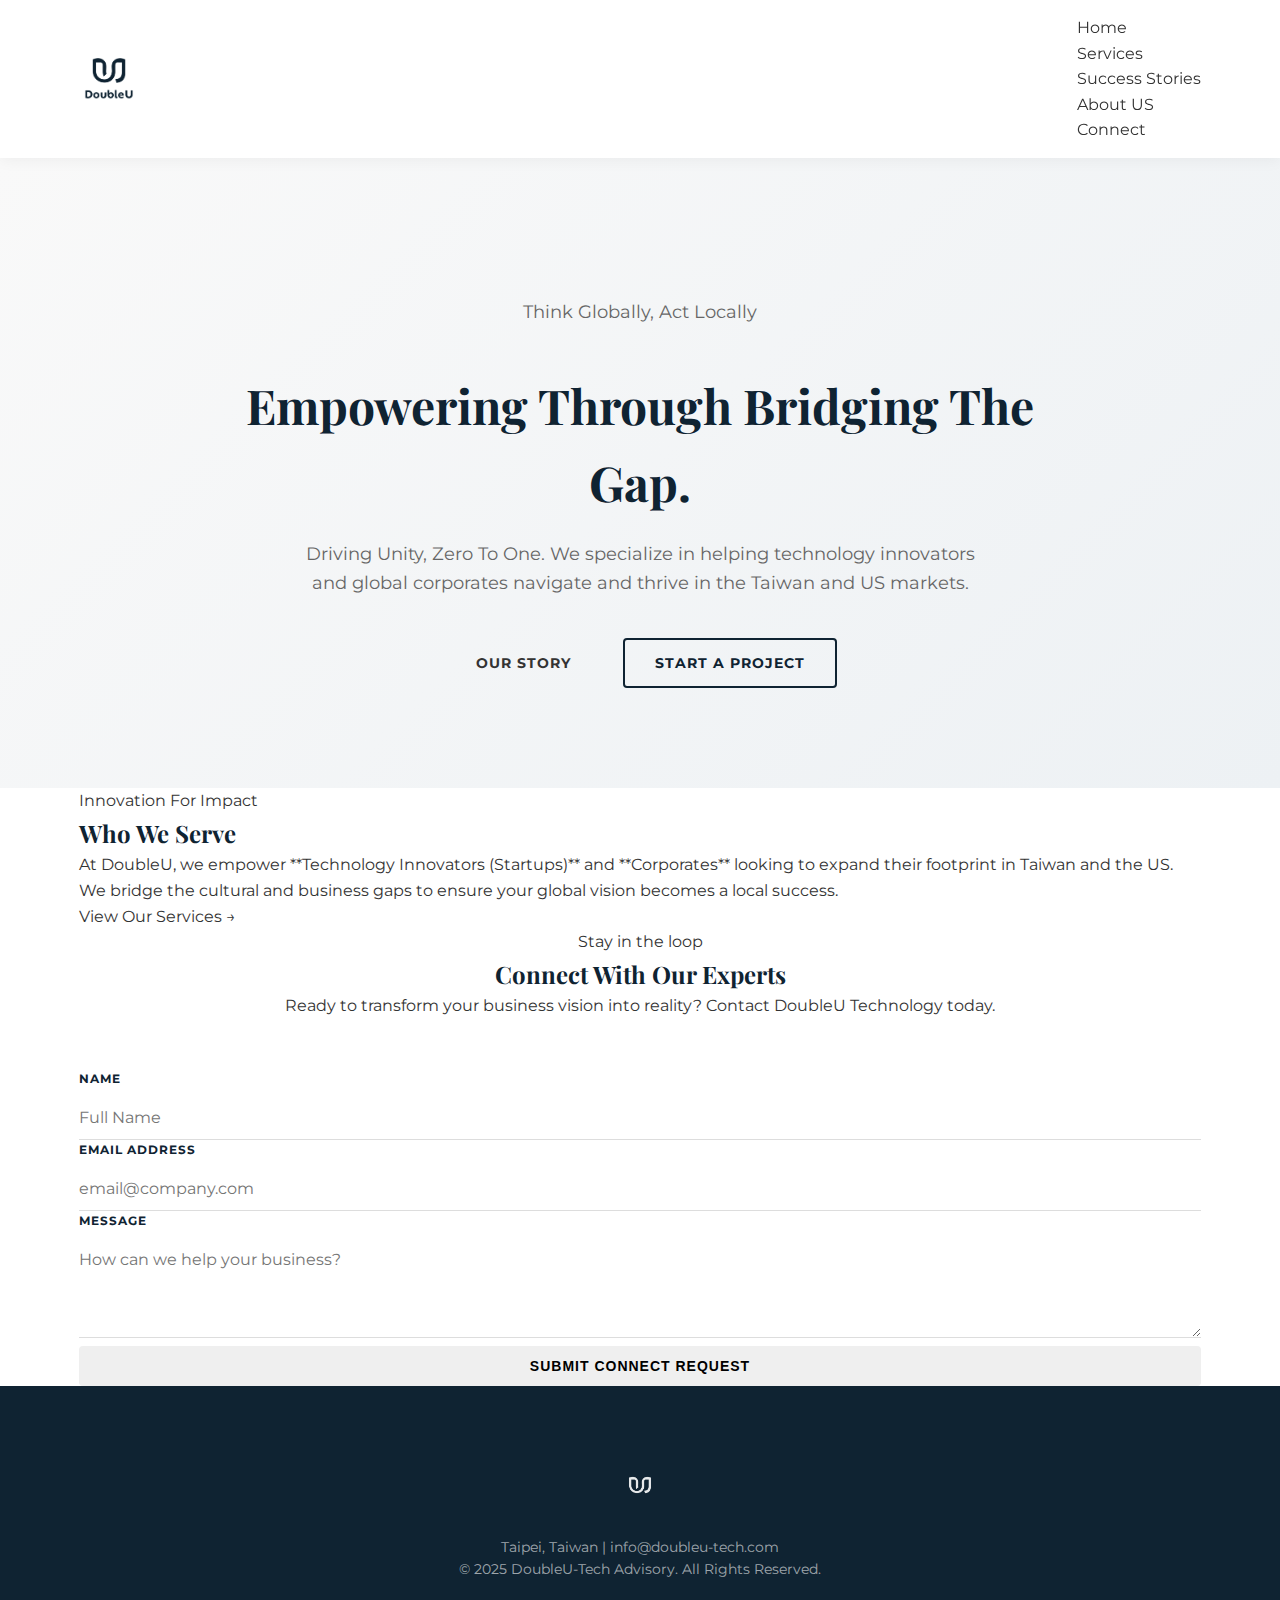
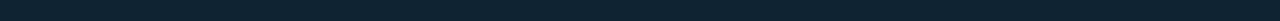
<file: index.html>
<!DOCTYPE html>
<html lang="en">
<head>
    <meta charset="UTF-8">
    <meta name="viewport" content="width=device-width, initial-scale=1.0">
    <title>DoubleU-Tech | Empowering Growth & Bridging the Gap in Taiwan</title>
    
    <meta name="description" content="DoubleU-Tech empowers technology firms and startups to expand into Taiwan and the US through strategic market entry, product positioning, and business development.">
    
    <link href="https://fonts.googleapis.com/css2?family=Playfair+Display:ital,wght@0,400;0,700;1,400&family=Montserrat:wght@300;400;500;600&display=swap" rel="stylesheet">
    <link rel="stylesheet" href="style.css">

    <script type="application/ld+json">
    {
      "@context": "https://schema.org",
      "@type": "ConsultingService",
      "name": "DoubleU-Tech Advisory",
      "url": "https://www.doubleu-tech.com",
      "description": "Empowering through bridging the gap, from Zero to One.",
      "address": {
        "@type": "PostalAddress",
        "addressLocality": "Taipei",
        "addressCountry": "TW"
      }
    }
    </script>
</head>
<body>

<header class="navbar">
    <div class="container nav-inner">
        <div class="logo">
            <a href="index.html" class="logo-link">
                <img src="assets/images/DoubleU-logotype-24.png" alt="DoubleU-Tech">
            </a>
        </div>
        <nav>
            <ul>
                <li><a href="index.html">Home</a></li>
                <li><a href="services.html">Services</a></li>
                <li><a href="success-stories.html">Success Stories</a></li>
                <li><a href="about.html">About US</a></li>
                <li><a href="#contact" class="nav-btn">Connect</a></li> </ul>
        </nav>
    </div>
</header>

<section class="hero">
    <div class="container">
        <div class="hero-content">
            <p class="overline">Think Globally, Act Locally</p>
            <h1>Empowering Through Bridging The Gap.</h1>
            <p class="hero-subtext">Driving Unity, Zero To One. We specialize in helping technology innovators and global corporates navigate and thrive in the Taiwan and US markets.</p>
            <div class="hero-btns">
                <a href="about.html" class="btn btn-dark">Our Story</a>
                <a href="#contact" class="btn btn-outline">Start a Project</a>
            </div>
        </div>
    </div>
</section>

<section class="section">
    <div class="container split">
        <div class="about-text">
            <p class="overline">Innovation For Impact</p>
            <h2>Who We Serve</h2>
            <p>At DoubleU, we empower **Technology Innovators (Startups)** and **Corporates** looking to expand their footprint in Taiwan and the US. We bridge the cultural and business gaps to ensure your global vision becomes a local success.</p>
            <a href="services.html" class="btn-text">View Our Services →</a>
        </div>
        <div class="about-image-placeholder">
            </div>
    </div>
</section>

<section id="contact" class="section contact">
    <div class="container narrow">
        <div class="section-header centered">
            <p class="overline">Stay in the loop</p>
            <h2>Connect With Our Experts</h2>
            <p>Ready to transform your business vision into reality? Contact DoubleU Technology today.</p>
        </div>
        
        <div class="custom-form-wrapper">
            <form id="g-form">
                <div class="form-row">
                    <div class="form-group">
                        <label>Name</label>
                        <input type="text" name="entry.685019771" placeholder="Full Name" required>
                    </div>
                    <div class="form-group">
                        <label>Email Address</label>
                        <input type="email" name="entry.98934424" placeholder="email@company.com" required>
                    </div>
                </div>
                <div class="form-group">
                    <label>Message</label>
                    <textarea name="entry.512682809" rows="4" placeholder="How can we help your business?"></textarea>
                </div>
                <button type="submit" class="btn btn-dark" style="width:100%; border:none; cursor:pointer;">Submit Connect Request</button>
            </form>
        </div>
    </div>
</section>

<footer class="footer">
    <div class="container footer-inner">
        <div class="footer-logo">
            <img src="assets/images/DoubleU-logotype-27.png" alt="DoubleU">
        </div>
        <p>Taipei, Taiwan | info@doubleu-tech.com</p>
        <p>&copy; 2025 DoubleU-Tech Advisory. All Rights Reserved.</p>
    </div>
</footer>

</body>
</html>
</file>
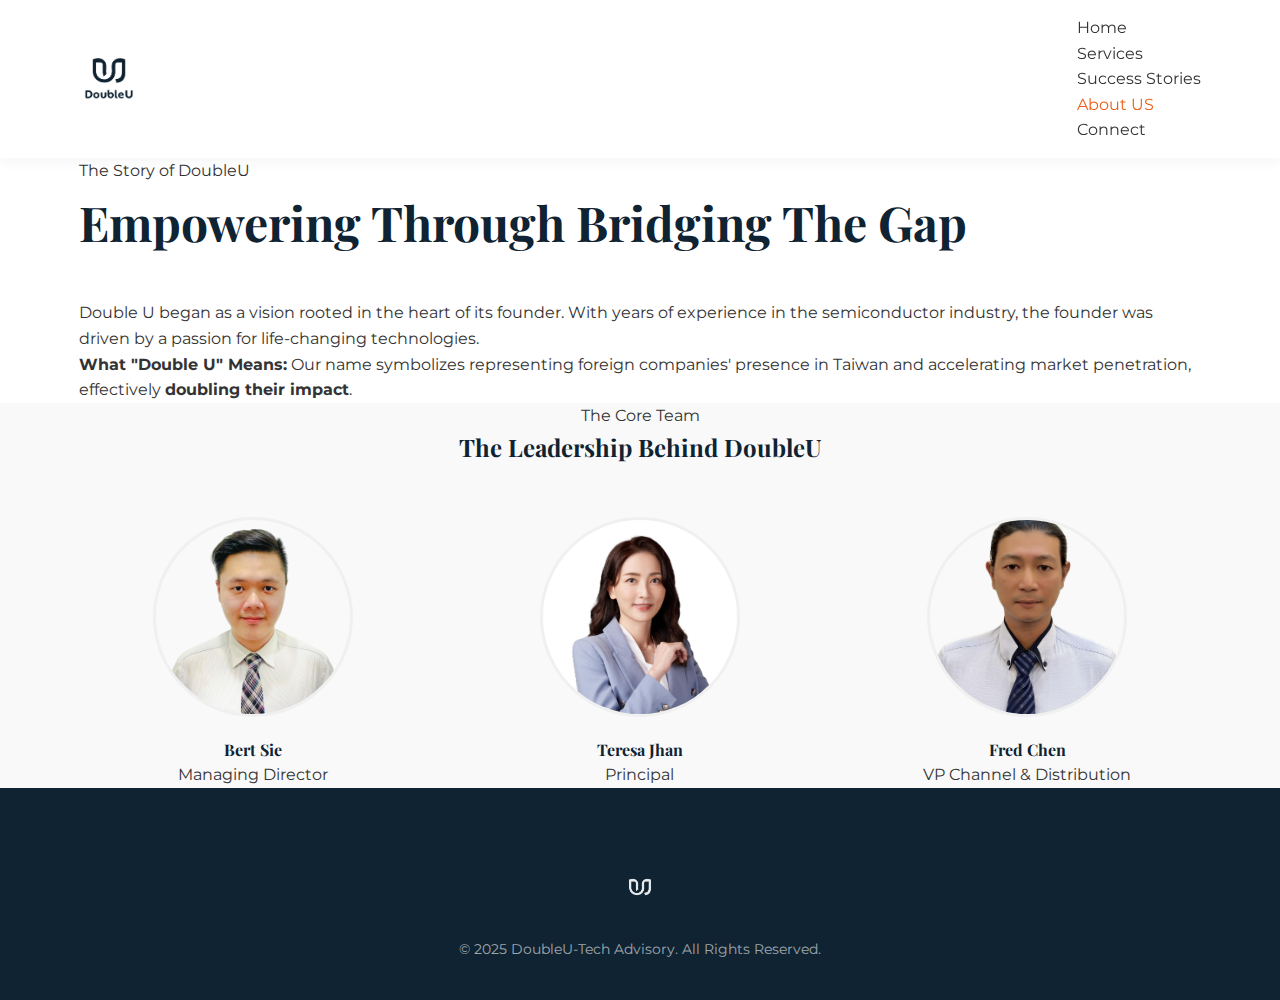
<file: about.html>
<!DOCTYPE html>
<html lang="en">
<head>
    <meta charset="UTF-8">
    <meta name="viewport" content="width=device-width, initial-scale=1.0">
    <title>About US | DoubleU-Tech Advisory</title>
    <link rel="stylesheet" href="style.css">
    <link href="https://fonts.googleapis.com/css2?family=Playfair+Display:wght@400;700&family=Montserrat:wght@300;400;600;700&display=swap" rel="stylesheet">
</head>
<body>

<header class="navbar">
    <div class="container nav-inner">
        <div class="logo"><a href="index.html"><img src="assets/images/DoubleU-logotype-24.png"></a></div>
        <nav>
            <ul>
                <li><a href="index.html">Home</a></li>
                <li><a href="services.html">Services</a></li>
                <li><a href="success-stories.html">Success Stories</a></li>
                <li><a href="about.html" style="color:var(--accent)">About US</a></li>
                <li><a href="#contact" class="nav-btn">Connect</a></li>
            </ul>
        </nav>
    </div>
</header>

<section class="section">
    <div class="container">
        <p class="overline">The Story of DoubleU</p>
        <h2 style="font-size: 48px; margin-bottom: 40px;">Empowering Through Bridging The Gap</h2>
        <div class="split">
            <div class="about-text">
                <p>Double U began as a vision rooted in the heart of its founder. With years of experience in the semiconductor industry, the founder was driven by a passion for life-changing technologies.</p>
                <div class="meaning-card">
                    <p><strong>What "Double U" Means:</strong> Our name symbolizes representing foreign companies' presence in Taiwan and accelerating market penetration, effectively <strong>doubling their impact</strong>.</p>
                </div>
            </div>
            <div class="about-image-placeholder"></div>
        </div>
    </div>
</section>

<section class="section" style="background: var(--grey-light);">
    <div class="container">
        <div class="section-header centered">
            <p class="overline">The Core Team</p>
            <h2>The Leadership Behind DoubleU</h2>
        </div>
        <div class="team-grid">
            <div class="team-member" onclick="openModal('modal-bert')">
                <div class="member-photo"><img src="assets/images/Bert_Sie.png" alt="Bert Sie"></div>
                <h4>Bert Sie</h4>
                <p class="role">Managing Director</p>
            </div>
            <div class="team-member" onclick="openModal('modal-teresa')">
                <div class="member-photo"><img src="assets/images/Teresa.JPG" alt="Teresa Jhan"></div>
                <h4>Teresa Jhan</h4>
                <p class="role">Principal</p>
            </div>
            <div class="team-member" onclick="openModal('modal-fred')">
                <div class="member-photo"><img src="assets/images/FRED_3_0.png" alt="Fred Chen"></div>
                <h4>Fred Chen</h4>
                <p class="role">VP Channel & Distribution</p>
            </div>
        </div>
    </div>
</section>

<div id="modal-bert" class="modal">
    <div class="modal-content">
        <span class="close" onclick="closeModal('modal-bert')">&times;</span>
        <h3>Bert Sie</h3>
        <p class="role">Managing Director</p>
        <p style="margin-top:20px;">Bert started the "Double U" concept in early 2022. He is currently the Head of Sales & Business Development for Beammwave Taiwan. Previously, he held leadership positions at EDOM, establishing mass market business groups.</p>
        <a href="https://www.linkedin.com/in/bert-sie-891a9350/" target="_blank" class="linkedin-link" style="display:inline-block; padding:12px 25px; background:#0077b5; color:white; text-decoration:none; font-size:13px; font-weight:600; margin-top:20px;">View LinkedIn Profile</a>
    </div>
</div>

<div id="modal-teresa" class="modal">
    <div class="modal-content">
        <span class="close" onclick="closeModal('modal-teresa')">&times;</span>
        <h3>Teresa Jhan</h3>
        <p class="role">Principal</p>
        <p style="margin-top:20px;">Teresa, a 15-year veteran in the IoT industry, possesses a masterful grasp of total solutions, spanning cloud platforms and key components. Her solution-oriented mindset makes her an invaluable asset.</p>
        <a href="https://www.linkedin.com/in/teresa-jhan-%E8%A9%B9%E6%83%A0%E6%8D%B7-31bb5910b/" target="_blank" class="linkedin-link" style="display:inline-block; padding:12px 25px; background:#0077b5; color:white; text-decoration:none; font-size:13px; font-weight:600; margin-top:20px;">View LinkedIn Profile</a>
    </div>
</div>

<div id="modal-fred" class="modal">
    <div class="modal-content">
        <span class="close" onclick="closeModal('modal-fred')">&times;</span>
        <h3>Fred Chen</h3>
        <p class="role">VP Channel & Distribution</p>
        <p style="margin-top:20px;">Fred Chen, with over two decades of expertise in the IC supply chain. Previously, Fred led Realtek's engagements with the largest PC/NB brand in China.</p>
    </div>
</div>

<footer class="footer">
    <div class="container">
        <div class="footer-logo"><img src="assets/images/DoubleU-logotype-27.png"></div>
        <p>&copy; 2025 DoubleU-Tech Advisory. All Rights Reserved.</p>
    </div>
</footer>

<script>
    function openModal(id) { document.getElementById(id).style.setProperty('display', 'flex', 'important'); document.body.style.overflow = "hidden"; }
    function closeModal(id) { document.getElementById(id).style.setProperty('display', 'none', 'important'); document.body.style.overflow = "auto"; }
</script>
</body>
</html>
</file>
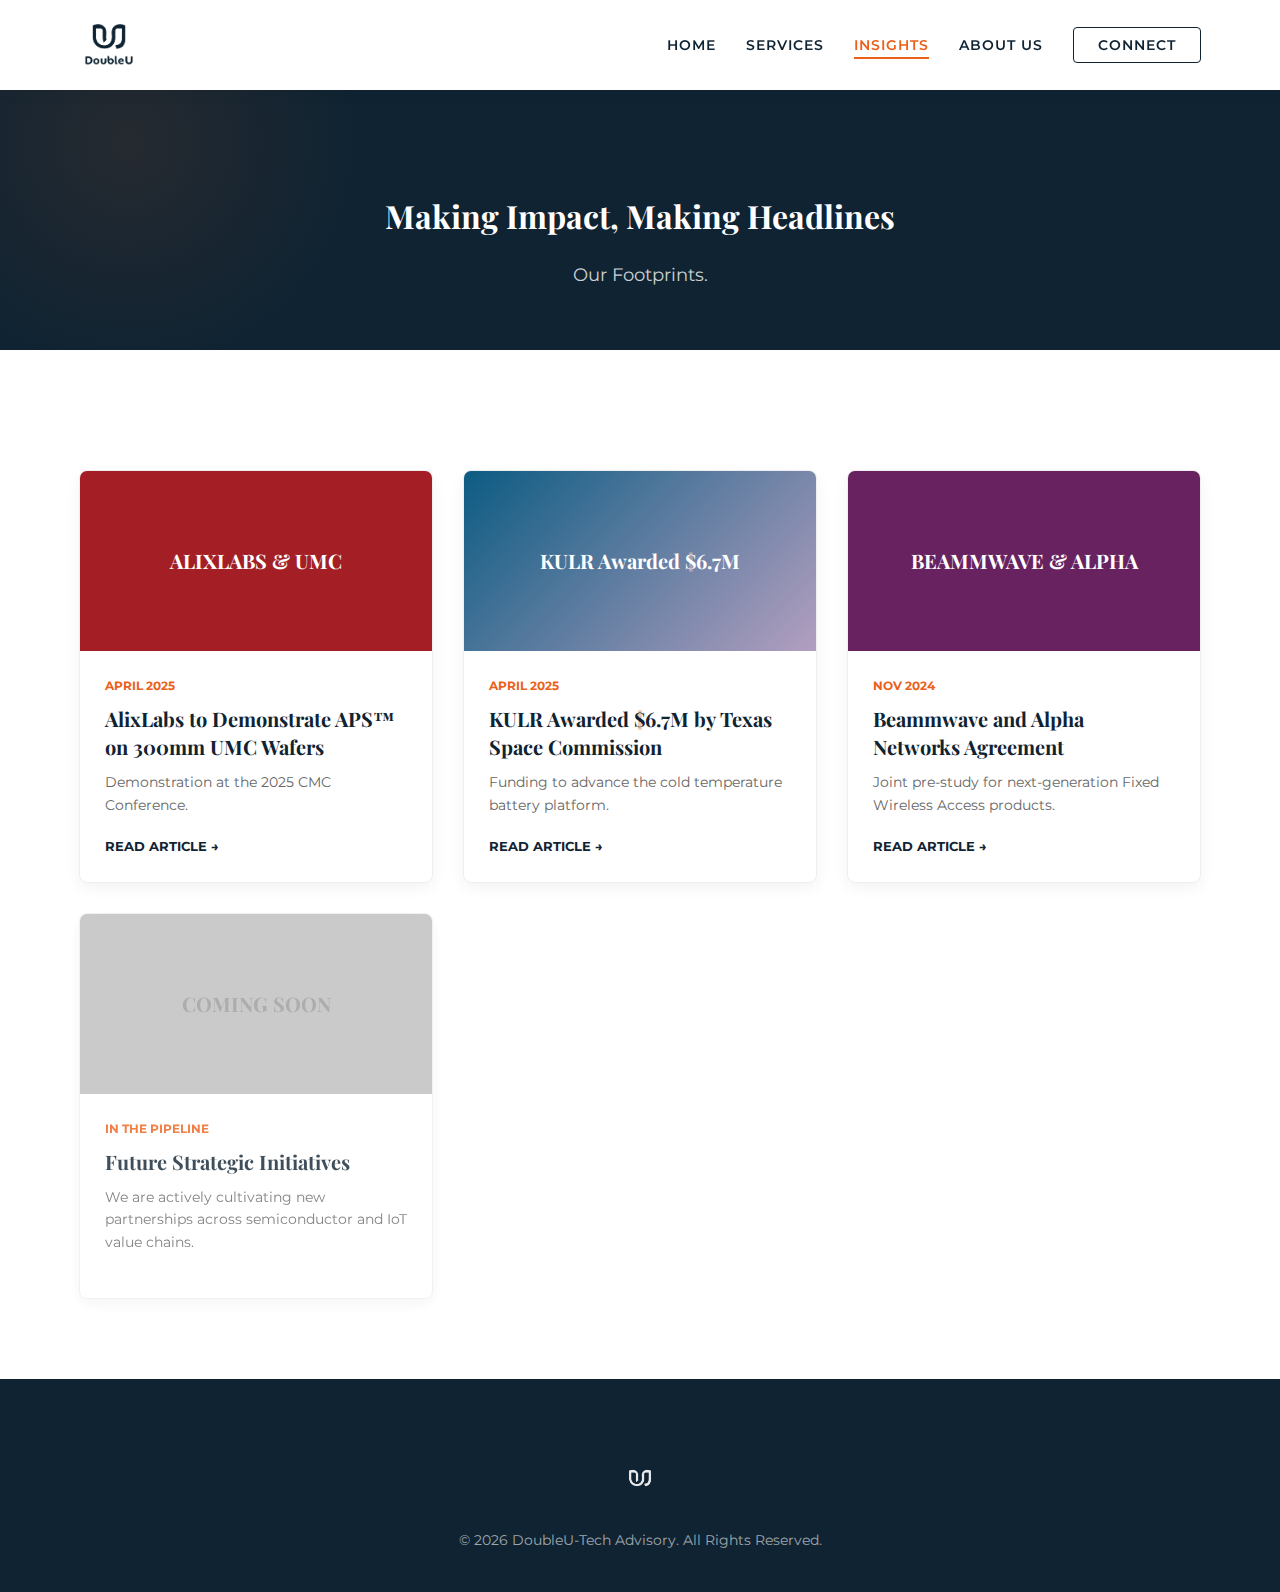
<file: insights.html>
<!DOCTYPE html>
<html lang="en">
<head>
    <meta charset="UTF-8">
    <meta name="viewport" content="width=device-width, initial-scale=1.0">
    <title>Insights | DoubleU-Tech Advisory</title>
    <meta name="description" content="Latest news and impact stories from DoubleU-Tech.">
    <link href="https://fonts.googleapis.com/css2?family=Montserrat:wght@400;600;700&family=Playfair+Display:wght@700&display=swap" rel="stylesheet">
    <link rel="stylesheet" href="style.css">
</head>
<body>

<header class="navbar">
    <div class="container nav-inner">
        <div class="logo"><a href="./"><img src="assets/images/DoubleU-logotype-24.png" alt="DoubleU Tech Logo"></a></div>
        <div class="menu-toggle" onclick="toggleMenu()"><span></span><span></span><span></span></div>
        <nav id="nav-menu">
            <ul>
                <li><a href="./">Home</a></li>
                <li><a href="services.html">Services</a></li>
                <li><a href="insights.html" class="active">Insights</a></li>
                <li><a href="about.html">About US</a></li>
                <li><a href="./#contact" class="nav-btn-highlight">Connect</a></li>
            </ul>
        </nav>
    </div>
</header>

<section class="page-header">
    <div class="container">
        <h1>Making Impact, Making Headlines</h1>
        <p>Our Footprints. </p>
    </div>
</section>

<section style="padding: 80px 0;">
    <div class="container">
        
        <div class="insights-grid-wrap" id="page-news-container">
            </div>

    </div>
</section>

<footer class="footer">
    <div class="container">
        <div class="footer-logo"><img src="assets/images/DoubleU-logotype-27.png" alt="DoubleU Tech Logo"></div>
        <p>&copy; 2026 DoubleU-Tech Advisory. All Rights Reserved.</p>
    </div>
</footer>

<script src="news-data.js"></script>

<script>
    function toggleMenu() { document.getElementById('nav-menu').classList.toggle('active'); }

    // 載入新聞 (不傳入 limit 參數，代表顯示全部)
    document.addEventListener("DOMContentLoaded", function() {
        renderNews('page-news-container'); 
    });
</script>

</body>
</html>
</file>
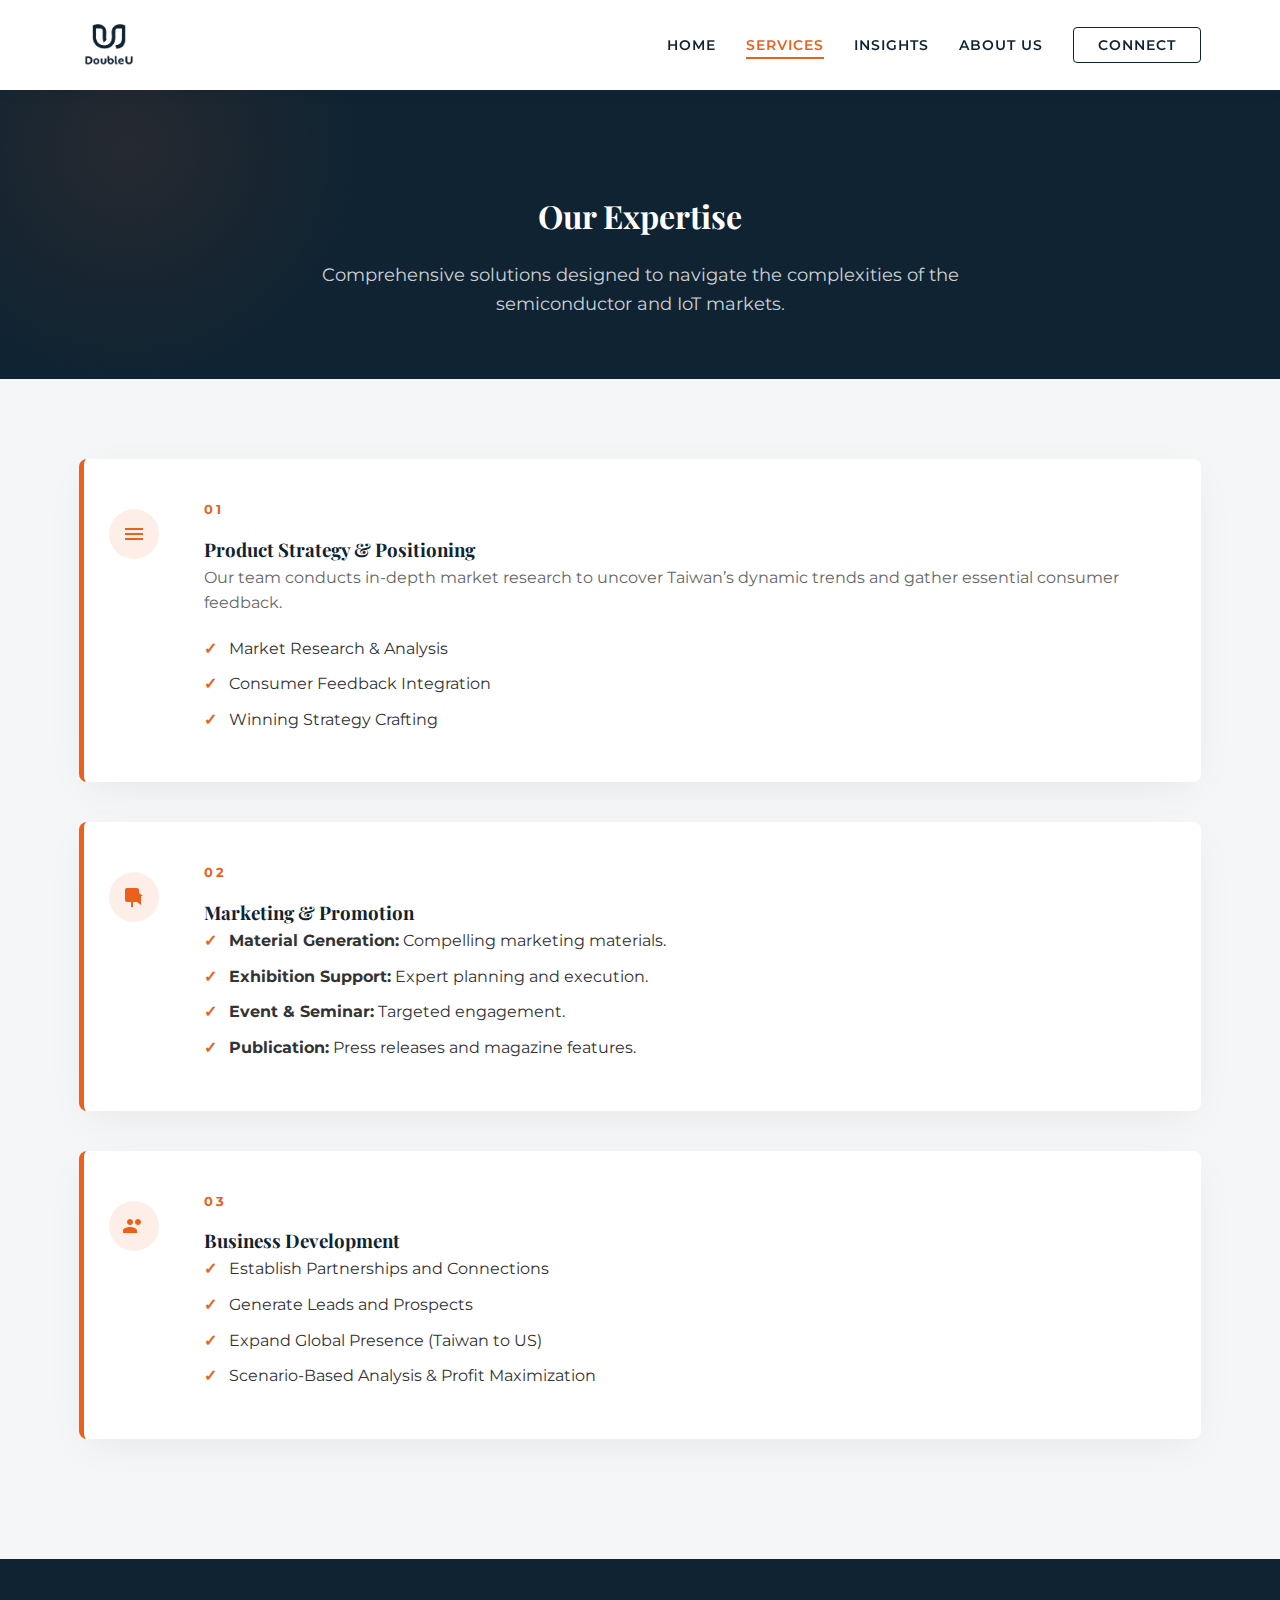
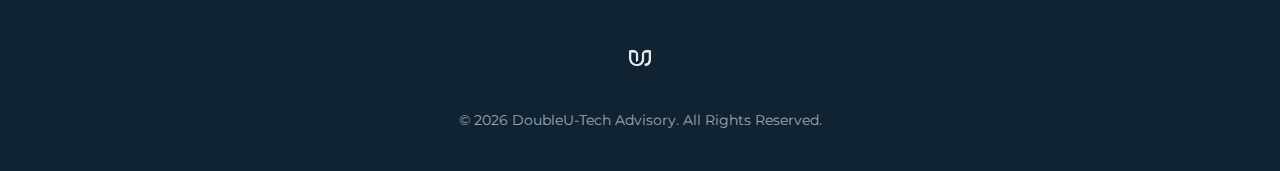
<file: services.html>
<!DOCTYPE html>
<html lang="en">
<head>
    <meta charset="UTF-8">
    <meta name="viewport" content="width=device-width, initial-scale=1.0">
    <title>Our Services | DoubleU-Tech Advisory</title>
    <meta name="description" content="Explore our expert services in Product Strategy, Marketing Promotion, and Business Development.">
    <link href="https://fonts.googleapis.com/css2?family=Montserrat:wght@400;600;700&family=Playfair+Display:wght@700&display=swap" rel="stylesheet">
    <link rel="stylesheet" href="style.css">
</head>
<body>

<header class="navbar">
    <div class="container nav-inner">
        <div class="logo"><a href="index.html"><img src="assets/images/DoubleU-logotype-24.png" alt="DoubleU Tech Logo"></a></div>
        <div class="menu-toggle" onclick="toggleMenu()"><span></span><span></span><span></span></div>
        <nav id="nav-menu">
            <ul>
                <li><a href="index.html">Home</a></li>
                <li><a href="services.html" class="active">Services</a></li>
                <li><a href="insights.html">Insights</a></li>
                <li><a href="about.html">About US</a></li>
                <li><a href="index.html#contact" class="nav-btn-highlight">Connect</a></li>
            </ul>
        </nav>
    </div>
</header>

<section class="page-header">
    <div class="container">
        <h1>Our Expertise</h1>
        <p>Comprehensive solutions designed to navigate the complexities of the semiconductor and IoT markets.</p>
    </div>
</section>

<section style="padding: 80px 0; background: var(--grey-bg);">
    <div class="container">
        
        <div class="service-detailed-card">
            <div class="card-icon-col">
                <div class="service-icon">
                    <svg viewBox="0 0 24 24"><path d="M3 18h18v-2H3v2zm0-5h18v-2H3v2zm0-7v2h18V6H3z"/></svg>
                </div>
            </div>
            <div class="card-content">
                <span class="sub-title">01</span>
                <h3>Product Strategy & Positioning</h3>
                <p style="color:#666; margin-bottom:20px;">Our team conducts in-depth market research to uncover Taiwan’s dynamic trends and gather essential consumer feedback.</p>
                <ul class="service-list">
                    <li>Market Research & Analysis</li>
                    <li>Consumer Feedback Integration</li>
                    <li>Winning Strategy Crafting</li>
                </ul>
            </div>
        </div>

        <div class="service-detailed-card">
            <div class="card-icon-col">
                <div class="service-icon">
                    <svg viewBox="0 0 24 24"><path d="M21 11l-4-3V5c0-1.1-.9-2-2-2H5c-1.1 0-2 .9-2 2v10c0 1.1.9 2 2 2h4v5h2v-5h4l4 3v-9z"/></svg>
                </div>
            </div>
            <div class="card-content">
                <span class="sub-title">02</span>
                <h3>Marketing & Promotion</h3>
                <ul class="service-list">
                    <li><strong>Material Generation:</strong> Compelling marketing materials.</li>
                    <li><strong>Exhibition Support:</strong> Expert planning and execution.</li>
                    <li><strong>Event & Seminar:</strong> Targeted engagement.</li>
                    <li><strong>Publication:</strong> Press releases and magazine features.</li>
                </ul>
            </div>
        </div>

        <div class="service-detailed-card">
            <div class="card-icon-col">
                <div class="service-icon">
                    <svg viewBox="0 0 24 24"><path d="M16 11c1.66 0 2.99-1.34 2.99-3S17.66 5 16 5c-1.66 0-3 1.34-3 3s1.34 3 3 3zm-8 0c1.66 0 2.99-1.34 2.99-3S9.66 5 8 5C6.34 5 5 6.34 5 8s1.34 3 3 3zm0 2c-2.33 0-7 1.17-7 3.5V19h14v-2.5c0-2.33-4.67-3.5-7-3.5zm8 0c-.29 0-.62.02-.97.05 1.16.84 1.97 1.97 3.45V19h6v-2.5c0-2.33-4.67-3.5-7-3.5z"/></svg>
                </div>
            </div>
            <div class="card-content">
                <span class="sub-title">03</span>
                <h3>Business Development</h3>
                <ul class="service-list">
                    <li>Establish Partnerships and Connections</li>
                    <li>Generate Leads and Prospects</li>
                    <li>Expand Global Presence (Taiwan to US)</li>
                    <li>Scenario-Based Analysis & Profit Maximization</li>
                </ul>
            </div>
        </div>

    </div>
</section>

<footer class="footer">
    <div class="container">
        <div class="footer-logo"><img src="assets/images/DoubleU-logotype-27.png" alt="DoubleU Tech Logo"></div>
        <p>&copy; 2026 DoubleU-Tech Advisory. All Rights Reserved.</p>
    </div>
</footer>

<script>
    function toggleMenu() { document.getElementById('nav-menu').classList.toggle('active'); }
</script>

</body>
</html>
</file>
<file: style.css>
/* =========================================
   DoubleU-Tech 最終完整版樣式表
   更新說明：
   1. 已針對手機按鈕添加 :focus 狀態，解決點擊不變橘色的問題。
   2. 添加 outline: none 防止點擊時出現默認外框。
   ========================================= */

/* --- 1. 變數與全站重設 --- */
:root {
    --primary-dark: #0f2332;       /* 深藍 */
    --accent: #eb611b;             /* 橘色 (強調色) */
    --accent-light: rgba(235, 97, 27, 0.1);
    --grey-light: #f9f9f9;
    --grey-bg: #f4f6f8;
    --text-main: #333333;
    --text-light: #666666;
    --white: #ffffff;
    --border-color: #e0e0e0;
    --radius: 4px;
    --shadow: 0 5px 20px rgba(0,0,0,0.08);
}

* { margin: 0; padding: 0; box-sizing: border-box; }

body {
    font-family: 'Montserrat', sans-serif;
    line-height: 1.6;
    color: var(--text-main);
    background: var(--white);
    -webkit-tap-highlight-color: transparent; /* 移除 iOS 點擊高亮色塊 */
}

a { text-decoration: none; color: inherit; transition: 0.3s; }
ul { list-style: none; }
img { max-width: 100%; height: auto; display: block; }

.container { 
    width: 90%; 
    max-width: 1200px; 
    margin: 0 auto; 
    padding: 0 15px; 
    position: relative; 
}

h1, h2, h3, h4 { 
    font-family: 'Playfair Display', serif; 
    color: var(--primary-dark); 
}

/* --- 2. 按鈕系統 (已修正手機點擊問題) --- */
.btn {
    display: inline-block;
    padding: 12px 30px;
    font-weight: 700;
    font-size: 14px;
    border-radius: var(--radius);
    text-transform: uppercase;
    letter-spacing: 1px;
    cursor: pointer;
    transition: all 0.2s ease;
    border: 2px solid transparent;
    text-align: center;
}

/* 實心按鈕 (Our Solutions, Submit) */
.btn-primary {
    background-color: var(--primary-dark);
    color: var(--white);
    border-color: var(--primary-dark);
}

/* 修正：加入 :focus 確保點擊後維持橘色 */
.btn-primary:hover, 
.btn-primary:active,
.btn-primary:focus {
    background-color: var(--accent) !important;
    border-color: var(--accent) !important;
    color: var(--white) !important;
    transform: translateY(-2px);
    outline: none;
}

/* 線框按鈕 (Meet The Team) */
.btn-outline {
    background-color: transparent;
    color: var(--primary-dark);
    border-color: var(--primary-dark);
}

/* 修正：加入 :focus 確保點擊後維持橘色 */
.btn-outline:hover, 
.btn-outline:active,
.btn-outline:focus {
    background-color: var(--accent) !important;
    border-color: var(--accent) !important;
    color: var(--white) !important;
    transform: translateY(-2px);
    outline: none;
}

/* 文字連結按鈕 (Read More) */
.read-more-btn {
    font-size: 13px; font-weight: 700; text-transform: uppercase;
    color: var(--primary-dark); display: inline-flex; align-items: center; gap: 5px; cursor: pointer;
}
/* 修正：加入 :focus */
.read-more-btn:hover, 
.read-more-btn:active,
.read-more-btn:focus { 
    color: var(--accent) !important; gap: 8px; outline: none;
}

/* 區塊標題 */
.section-header { text-align: center; margin-bottom: 50px; }
.sub-title {
    color: var(--accent); font-weight: 700; letter-spacing: 3px;
    text-transform: uppercase; font-size: 13px; display: block; margin-bottom: 15px;
}
.main-title { font-size: 36px; line-height: 1.2; }

/* --- 3. 導覽列 (Navbar) --- */
.navbar {
    background: var(--white);
    box-shadow: 0 2px 15px rgba(0,0,0,0.05);
    position: sticky; top: 0; z-index: 1000; padding: 15px 0;
}
.nav-inner { display: flex; justify-content: space-between; align-items: center; }
.logo img { height: 60px; } 

#nav-menu ul { display: flex; gap: 30px; align-items: center; }
#nav-menu a {
    font-weight: 600; font-size: 14px; text-transform: uppercase;
    letter-spacing: 1px; color: var(--primary-dark); position: relative;
}
#nav-menu a::after {
    content: ''; position: absolute; bottom: -5px; left: 0; width: 0; height: 2px;
    background: var(--accent); transition: width 0.3s;
}
#nav-menu a:hover::after, #nav-menu a:active::after, #nav-menu a.active::after { width: 100%; }
#nav-menu a:hover, #nav-menu a:active, #nav-menu a.active { color: var(--accent); }

/* 右上角 Connect 按鈕 */
.nav-btn-highlight {
    padding: 8px 24px !important;
    border: 1px solid var(--primary-dark) !important;
    border-radius: var(--radius) !important;
    transition: all 0.3s ease !important;
}
/* 修正：加入 :focus 保持一致性 */
.nav-btn-highlight:hover, 
.nav-btn-highlight:active,
.nav-btn-highlight:focus {
    background: var(--accent) !important;
    border-color: var(--accent) !important;
    color: var(--white) !important;
    outline: none;
}
.nav-btn-highlight::after { display: none !important; }

/* 漢堡選單 */
.menu-toggle { display: none; cursor: pointer; flex-direction: column; gap: 5px; }
.menu-toggle span { width: 25px; height: 3px; background: var(--primary-dark); transition: 0.3s; }

/* --- 4. 首頁 Hero --- */
.hero {
    padding: 140px 0 100px;
    background: linear-gradient(135deg, #f9f9f9 0%, #edf1f4 100%);
    text-align: center;
}
.hero h1 { font-size: 48px; margin: 20px auto; max-width: 900px; }
.hero p { font-size: 18px; color: var(--text-light); max-width: 700px; margin: 0 auto 40px; }
.hero-btns { display: flex; justify-content: center; gap: 20px; }

/* --- 5. 服務卡片 --- */
.services-grid {
    display: grid; grid-template-columns: repeat(3, 1fr); gap: 30px;
}
.service-preview-card {
    background: var(--white); padding: 40px 30px;
    border-radius: 8px; border: 1px solid #eee;
    transition: 0.3s; display: flex; flex-direction: column;
}
.service-preview-card:hover, 
.service-preview-card:active {
    transform: translateY(-5px);
    box-shadow: var(--shadow); border-color: transparent;
}
.service-icon {
    width: 50px; height: 50px; background: var(--accent-light);
    color: var(--accent); border-radius: 50%; display: flex; align-items: center; justify-content: center;
    margin-bottom: 25px;
}
.service-icon svg { width: 24px; height: 24px; fill: currentColor; }
.service-preview-card h3 { font-size: 22px; margin-bottom: 15px; }
.service-preview-card p { color: var(--text-light); font-size: 15px; margin-bottom: 20px; flex-grow: 1; }

.service-detailed-card {
    background: var(--white); border-radius: 8px; margin-bottom: 40px;
    box-shadow: 0 10px 40px -10px rgba(0,0,0,0.08); display: flex; overflow: hidden;
    border-left: 5px solid var(--accent); transition: 0.3s;
}
.service-detailed-card:hover, 
.service-detailed-card:active { 
    transform: translateY(-5px); box-shadow: 0 20px 50px -10px rgba(0,0,0,0.12); 
}
.card-icon-col { flex: 0 0 100px; display: flex; justify-content: center; padding-top: 50px; background: #fff; }
.card-content { flex: 1; padding: 40px 40px 40px 20px; }
.service-list li { position: relative; padding-left: 25px; margin-bottom: 10px; color: var(--text-main); }
.service-list li::before { content: '✓'; position: absolute; left: 0; top: 0; color: var(--accent); font-weight: 700; }

/* --- 6. 新聞/洞察 --- */
.insights-scroller {
    display: flex; gap: 30px; overflow-x: auto; padding: 20px 5px;
    scroll-behavior: smooth; scrollbar-width: none;
}
.insights-scroller::-webkit-scrollbar { display: none; }
.insights-grid-wrap {
    display: grid; grid-template-columns: repeat(auto-fill, minmax(300px, 1fr)); gap: 30px; margin-top: 40px;
}
.insight-card {
    min-width: 350px; background: var(--white); border-radius: 8px;
    overflow: hidden; box-shadow: 0 5px 15px rgba(0,0,0,0.05); transition: 0.3s;
    display: flex; flex-direction: column; border: 1px solid #eee;
}
.insight-card:hover, 
.insight-card:active { 
    transform: translateY(-5px); box-shadow: 0 15px 30px rgba(0,0,0,0.1); 
}
.insight-img {
    height: 180px; background: #ddd; display: flex; align-items: center; justify-content: center;
    color: var(--white); font-weight: 700; font-family: 'Playfair Display'; font-size: 20px;
    position: relative;
}
.insight-img::after { content:''; position: absolute; inset: 0; background: rgba(0,0,0,0.2); }
.insight-img span { position: relative; z-index: 2; padding: 0 20px; text-align: center; }
.insight-body { padding: 25px; display: flex; flex-direction: column; flex: 1; }
.insight-date { font-size: 12px; font-weight: 700; color: var(--accent); margin-bottom: 10px; }
.insight-title { font-size: 20px; margin-bottom: 10px; line-height: 1.4; }
.insight-desc { font-size: 14px; color: var(--text-light); margin-bottom: 20px; flex-grow: 1; }

/* --- 7. 聯絡表單 --- */
.contact-section { background: var(--white); padding: 100px 0; }
.contact-form-styled {
    max-width: 800px; margin: 0 auto; display: grid; grid-template-columns: 1fr 1fr; gap: 30px;
}
.form-full { grid-column: span 2; }
.form-group label {
    display: block; font-size: 12px; font-weight: 700; color: var(--primary-dark);
    text-transform: uppercase; letter-spacing: 1px; margin-bottom: 8px;
}
.form-group input, .form-group textarea {
    width: 100%; border: none; border-bottom: 1px solid #ddd;
    padding: 12px 0; font-family: inherit; font-size: 16px; color: var(--primary-dark);
    background: transparent; transition: 0.3s; border-radius: 0;
}
.form-group input:focus, .form-group textarea:focus { outline: none; border-bottom: 2px solid var(--accent); }
.form-group textarea { height: 100px; resize: vertical; }

/* --- 8. 內頁與彈窗 --- */
.page-header {
    background-color: var(--primary-dark); color: var(--white);
    padding: 100px 0 60px; text-align: center;
    background-image: radial-gradient(circle at 10% 20%, rgba(235, 97, 27, 0.1) 0%, transparent 20%);
}
.page-header h1 { color: var(--white); margin-bottom: 20px; }
.page-header p { color: rgba(255,255,255,0.8); max-width: 700px; margin: 0 auto; font-size: 18px; }

.team-grid {
    display: grid; grid-template-columns: repeat(auto-fit, minmax(250px, 1fr));
    gap: 40px; margin-top: 50px; text-align: center;
}
.team-member { cursor: pointer; transition: transform 0.3s; }
.team-member:hover, 
.team-member:active { transform: translateY(-10px); }
.member-photo {
    width: 200px; height: 200px; border-radius: 50%; overflow: hidden;
    margin: 0 auto 20px; border: 3px solid #f0f0f0;
}
.member-photo img { width: 100%; height: 100%; object-fit: cover; }
.role-title { color: var(--accent); font-weight: 700; font-size: 13px; text-transform: uppercase; letter-spacing: 2px; }

.modal {
    display: none; position: fixed; z-index: 9999; left: 0; top: 0;
    width: 100%; height: 100%; background-color: rgba(15, 35, 50, 0.95);
    align-items: center; justify-content: center; padding: 20px;
}
.modal-content {
    background-color: var(--white); padding: 50px; border-radius: 8px;
    width: 100%; max-width: 650px; position: relative; text-align: left;
    max-height: 90vh; overflow-y: auto; animation: fadeIn 0.3s;
}
.close-modal {
    position: absolute; top: 15px; right: 20px; font-size: 40px; cursor: pointer; color: #aaa; line-height: 1;
}
.close-modal:hover { color: var(--primary-dark); }
@keyframes fadeIn { from {opacity: 0; transform: translateY(20px);} to {opacity: 1; transform: translateY(0);} }

/* --- 9. Footer --- */
.footer { 
    background: var(--primary-dark); 
    color: rgba(255,255,255,0.6); 
    padding: 80px 0 40px; 
    text-align: center; 
}
.footer-logo img { 
    height: 40px; 
    width: auto; 
    filter: brightness(0) invert(1); 
    margin: 0 auto 30px; 
    opacity: 0.9; 
}
.footer p { font-size: 14px; }

/* --- 10. RWD Mobile Fixes --- */
@media (max-width: 900px) {
    .services-grid { grid-template-columns: 1fr; }
    .contact-form-styled { grid-template-columns: 1fr; }
    .form-full { grid-column: span 1; }
    .insight-card { min-width: 300px; }
}

@media (max-width: 768px) {
    .menu-toggle { display: flex; }
    
    #nav-menu {
        display: none; 
        position: absolute; 
        top: 100%;  
        left: 0; 
        width: 100%;
        background: var(--white); 
        padding: 20px; 
        box-shadow: 0 10px 20px rgba(0,0,0,0.1);
        border-top: 1px solid #eee;
    }
    
    #nav-menu.active { display: block; }
    #nav-menu ul { flex-direction: column; align-items: stretch; gap: 10px; }
    #nav-menu li { width: 100%; text-align: center; }
    #nav-menu a { display: block; padding: 12px 0; font-size: 16px; }
    .nav-btn-highlight { display: block; text-align: center; margin-top: 10px; }
    
    .hero { padding: 100px 0 60px; }
    .hero h1 { font-size: 32px; margin: 15px 0; }
    .hero p { font-size: 16px; margin-bottom: 30px; }
    
    .hero-btns { 
        flex-direction: column; 
        gap: 15px; 
        padding: 0 20px;
    }
    
    .btn { display: block; width: 100%; text-align: center; }
    
    .service-detailed-card { flex-direction: column; }
    .card-icon-col { padding: 30px 0 0 30px; justify-content: flex-start; }
    .card-content { padding: 20px 30px 40px; }
    .modal-content { padding: 30px 20px; width: 95%; }
}
</file>
